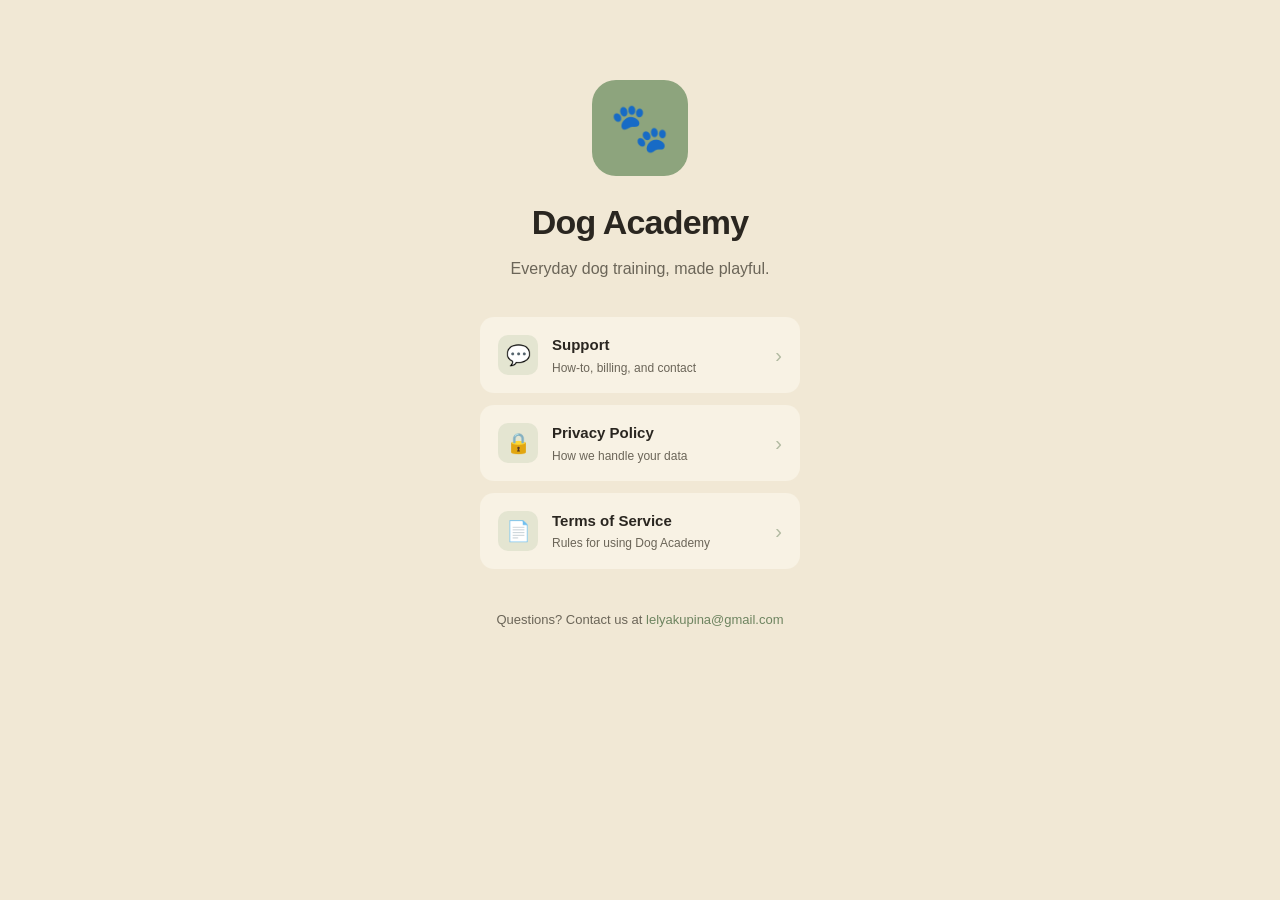
<file: docs/index.html>
<!DOCTYPE html>
<html lang="en">
<head>
    <meta charset="UTF-8">
    <meta name="viewport" content="width=device-width, initial-scale=1.0">
    <meta name="theme-color" content="#F1E8D5">
    <title>Dog Academy — Legal</title>
    <link rel="stylesheet" href="style.css">
</head>
<body>
    <div class="page landing">
        <div class="brand">🐾</div>
        <h1>Dog Academy</h1>
        <p class="tagline">Everyday dog training, made playful.</p>

        <div class="links">
            <a class="link-card" href="support.html">
                <div class="icon">💬</div>
                <div class="meta">
                    <p class="title">Support</p>
                    <p class="subtitle">How-to, billing, and contact</p>
                </div>
                <div class="chevron">›</div>
            </a>

            <a class="link-card" href="privacy.html">
                <div class="icon">🔒</div>
                <div class="meta">
                    <p class="title">Privacy Policy</p>
                    <p class="subtitle">How we handle your data</p>
                </div>
                <div class="chevron">›</div>
            </a>

            <a class="link-card" href="terms.html">
                <div class="icon">📄</div>
                <div class="meta">
                    <p class="title">Terms of Service</p>
                    <p class="subtitle">Rules for using Dog Academy</p>
                </div>
                <div class="chevron">›</div>
            </a>
        </div>

        <div class="footer" style="margin-top: 40px;">
            <div>Questions? Contact us at <a href="mailto:lelyakupina@gmail.com">lelyakupina@gmail.com</a></div>
        </div>
    </div>
</body>
</html>
</file>
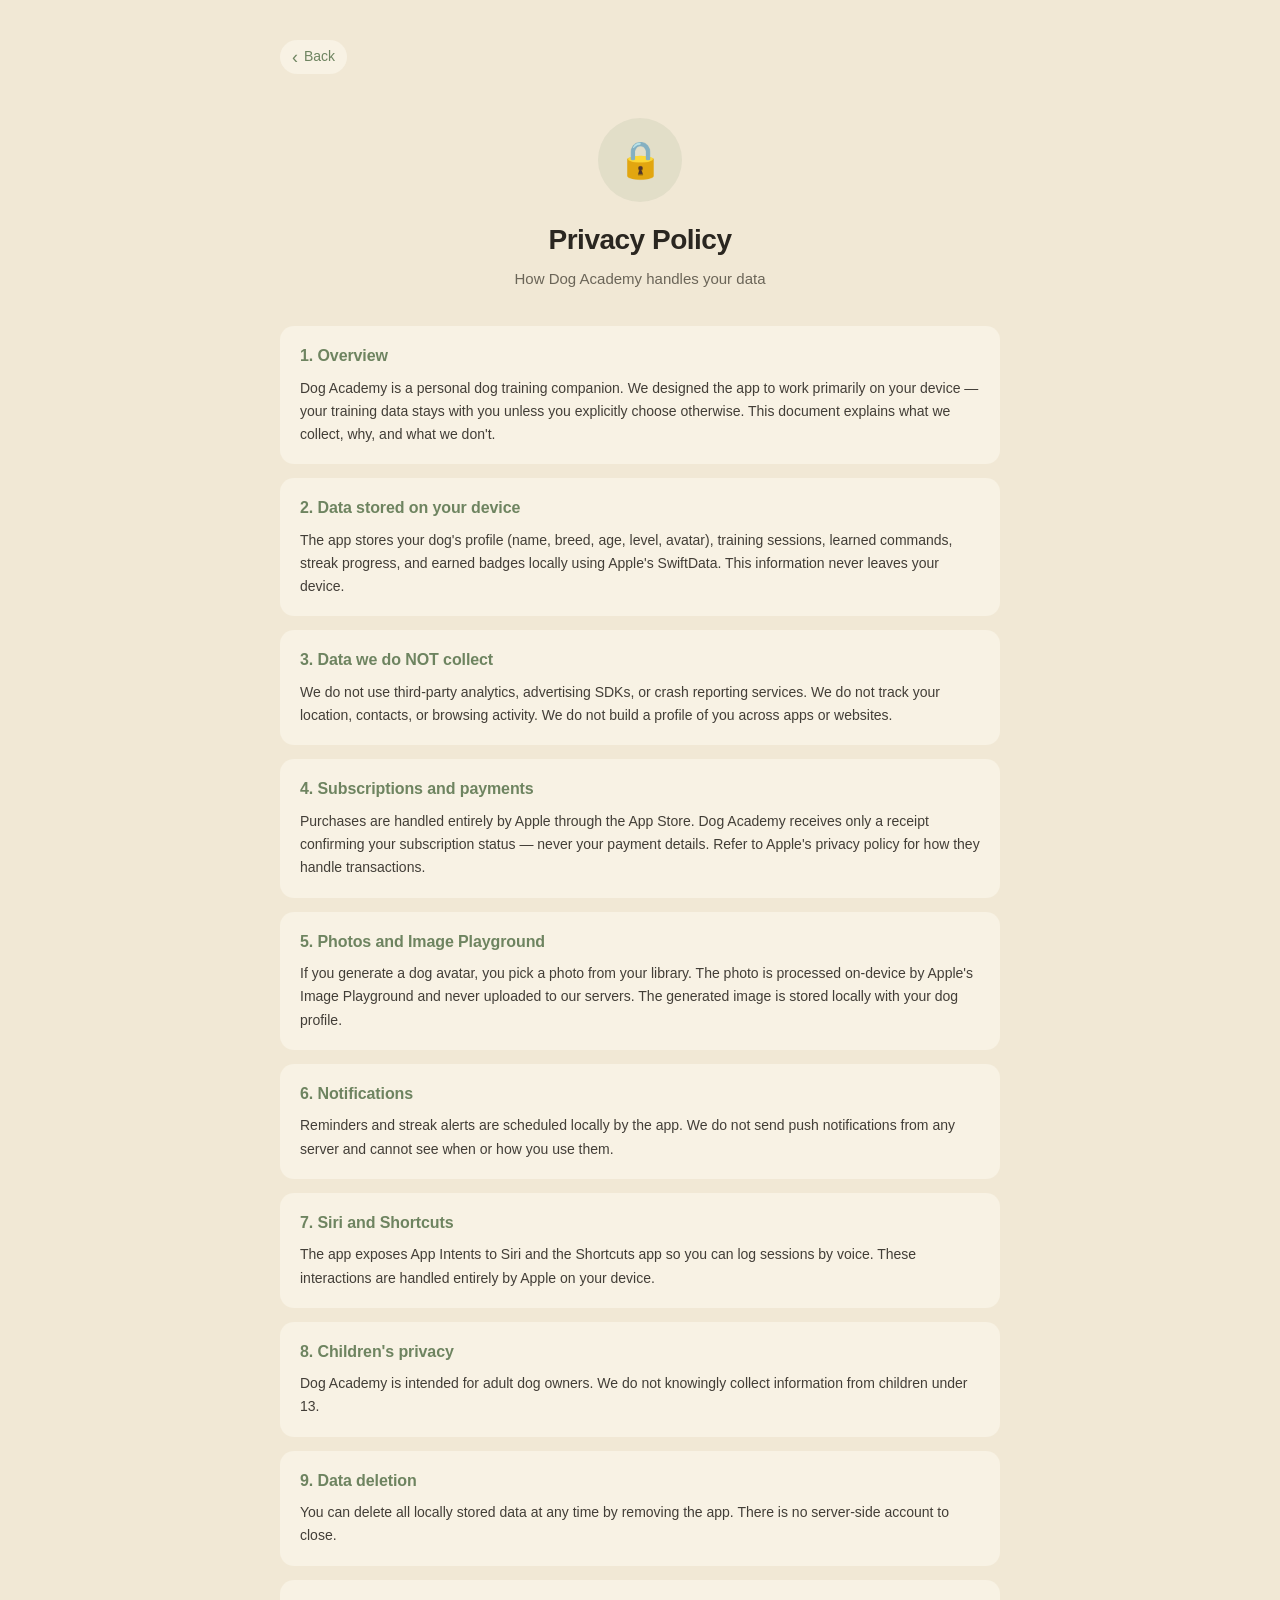
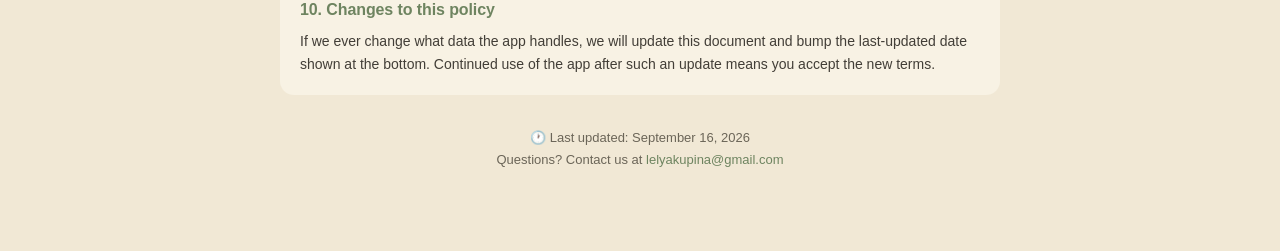
<file: docs/privacy.html>
<!DOCTYPE html>
<html lang="en">
<head>
    <meta charset="UTF-8">
    <meta name="viewport" content="width=device-width, initial-scale=1.0">
    <meta name="theme-color" content="#F1E8D5">
    <title>Privacy Policy — Dog Academy</title>
    <link rel="stylesheet" href="style.css">
</head>
<body>
    <div class="page">
        <a class="back-link" href="index.html">Back</a>

        <div class="hero privacy">
            <div class="icon">🔒</div>
            <h1>Privacy Policy</h1>
            <p class="subtitle">How Dog Academy handles your data</p>
        </div>

        <div class="sections">
            <div class="section">
                <h2>1. Overview</h2>
                <p>Dog Academy is a personal dog training companion. We designed the app to work primarily on your device — your training data stays with you unless you explicitly choose otherwise. This document explains what we collect, why, and what we don't.</p>
            </div>

            <div class="section">
                <h2>2. Data stored on your device</h2>
                <p>The app stores your dog's profile (name, breed, age, level, avatar), training sessions, learned commands, streak progress, and earned badges locally using Apple's SwiftData. This information never leaves your device.</p>
            </div>

            <div class="section">
                <h2>3. Data we do NOT collect</h2>
                <p>We do not use third-party analytics, advertising SDKs, or crash reporting services. We do not track your location, contacts, or browsing activity. We do not build a profile of you across apps or websites.</p>
            </div>

            <div class="section">
                <h2>4. Subscriptions and payments</h2>
                <p>Purchases are handled entirely by Apple through the App Store. Dog Academy receives only a receipt confirming your subscription status — never your payment details. Refer to Apple's privacy policy for how they handle transactions.</p>
            </div>

            <div class="section">
                <h2>5. Photos and Image Playground</h2>
                <p>If you generate a dog avatar, you pick a photo from your library. The photo is processed on-device by Apple's Image Playground and never uploaded to our servers. The generated image is stored locally with your dog profile.</p>
            </div>

            <div class="section">
                <h2>6. Notifications</h2>
                <p>Reminders and streak alerts are scheduled locally by the app. We do not send push notifications from any server and cannot see when or how you use them.</p>
            </div>

            <div class="section">
                <h2>7. Siri and Shortcuts</h2>
                <p>The app exposes App Intents to Siri and the Shortcuts app so you can log sessions by voice. These interactions are handled entirely by Apple on your device.</p>
            </div>

            <div class="section">
                <h2>8. Children's privacy</h2>
                <p>Dog Academy is intended for adult dog owners. We do not knowingly collect information from children under 13.</p>
            </div>

            <div class="section">
                <h2>9. Data deletion</h2>
                <p>You can delete all locally stored data at any time by removing the app. There is no server-side account to close.</p>
            </div>

            <div class="section">
                <h2>10. Changes to this policy</h2>
                <p>If we ever change what data the app handles, we will update this document and bump the last-updated date shown at the bottom. Continued use of the app after such an update means you accept the new terms.</p>
            </div>
        </div>

        <div class="footer">
            <div class="clock">🕐 Last updated: September 16, 2026</div>
            <div>Questions? Contact us at <a href="mailto:lelyakupina@gmail.com">lelyakupina@gmail.com</a></div>
        </div>
    </div>
</body>
</html>
</file>
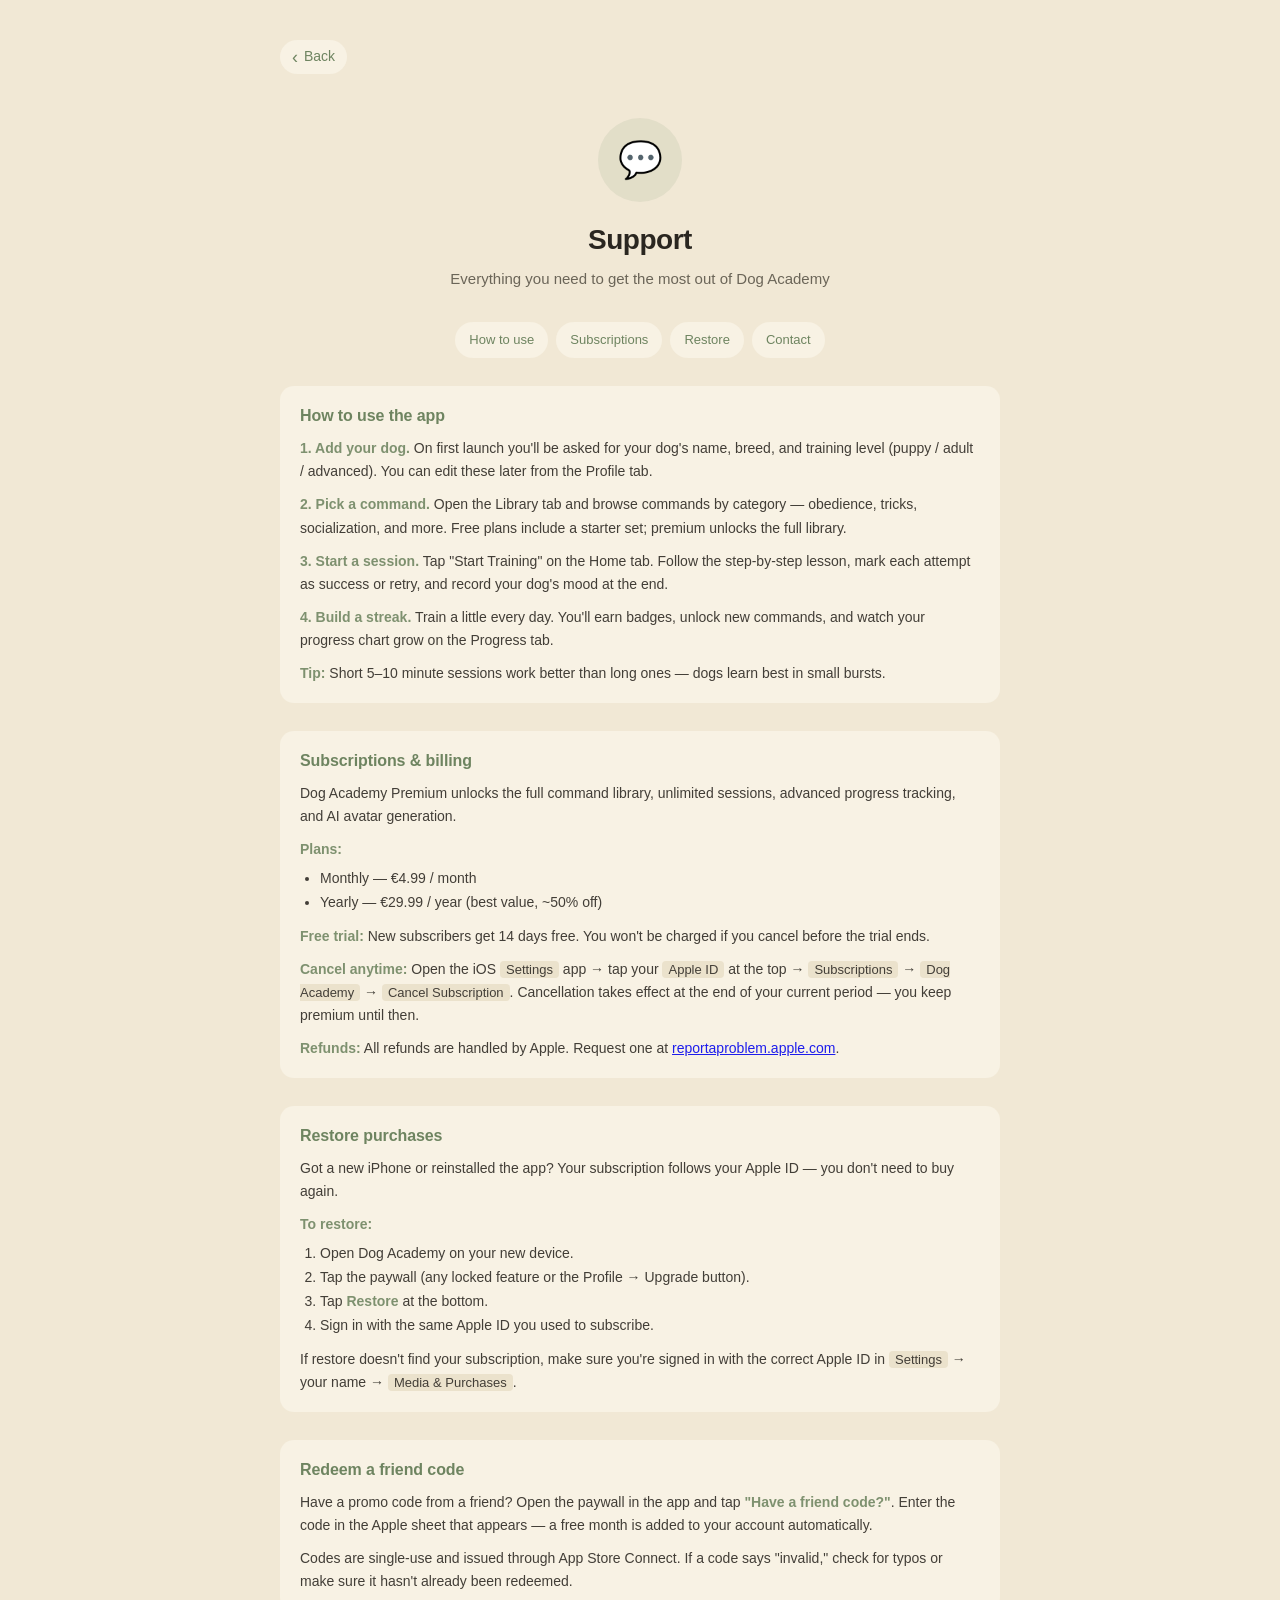
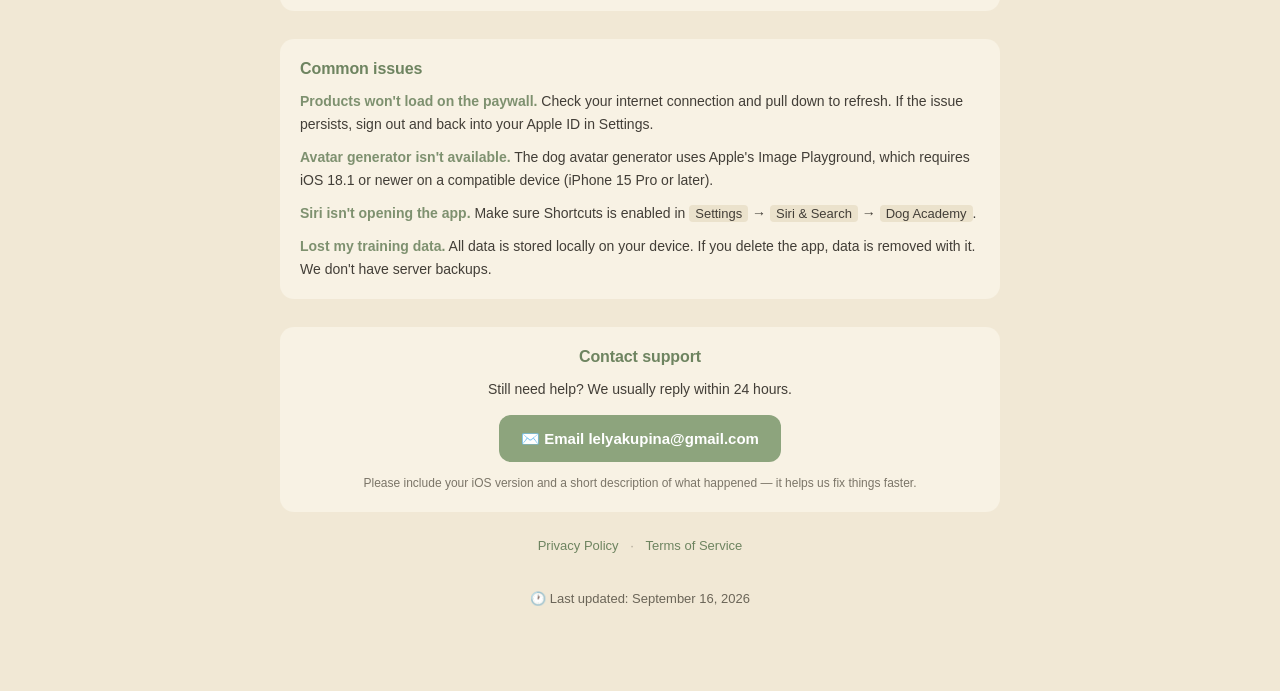
<file: docs/support.html>
<!DOCTYPE html>
<html lang="en">
<head>
    <meta charset="UTF-8">
    <meta name="viewport" content="width=device-width, initial-scale=1.0">
    <meta name="theme-color" content="#F1E8D5">
    <title>Support — Dog Academy</title>
    <link rel="stylesheet" href="style.css">
</head>
<body>
    <div class="page">
        <a class="back-link" href="index.html">Back</a>

        <div class="hero support">
            <div class="icon">💬</div>
            <h1>Support</h1>
            <p class="subtitle">Everything you need to get the most out of Dog Academy</p>
        </div>

        <!-- Quick nav -->
        <div class="quick-nav">
            <a class="nav-chip" href="#how-to-use">How to use</a>
            <a class="nav-chip" href="#subscriptions">Subscriptions</a>
            <a class="nav-chip" href="#restore">Restore</a>
            <a class="nav-chip" href="#contact">Contact</a>
        </div>

        <!-- How to use -->
        <div class="sections" id="how-to-use">
            <div class="section">
                <h2>How to use the app</h2>
                <p><strong>1. Add your dog.</strong> On first launch you'll be asked for your dog's name, breed, and training level (puppy / adult / advanced). You can edit these later from the Profile tab.</p>
                <p style="margin-top:10px;"><strong>2. Pick a command.</strong> Open the Library tab and browse commands by category — obedience, tricks, socialization, and more. Free plans include a starter set; premium unlocks the full library.</p>
                <p style="margin-top:10px;"><strong>3. Start a session.</strong> Tap "Start Training" on the Home tab. Follow the step-by-step lesson, mark each attempt as success or retry, and record your dog's mood at the end.</p>
                <p style="margin-top:10px;"><strong>4. Build a streak.</strong> Train a little every day. You'll earn badges, unlock new commands, and watch your progress chart grow on the Progress tab.</p>
                <p style="margin-top:10px;"><strong>Tip:</strong> Short 5–10 minute sessions work better than long ones — dogs learn best in small bursts.</p>
            </div>
        </div>

        <!-- Subscriptions -->
        <div class="sections" id="subscriptions">
            <div class="section">
                <h2>Subscriptions &amp; billing</h2>
                <p>Dog Academy Premium unlocks the full command library, unlimited sessions, advanced progress tracking, and AI avatar generation.</p>
                <p style="margin-top:10px;"><strong>Plans:</strong></p>
                <ul style="margin:6px 0 0; padding-left:20px; line-height:1.7;">
                    <li>Monthly — €4.99 / month</li>
                    <li>Yearly — €29.99 / year (best value, ~50% off)</li>
                </ul>
                <p style="margin-top:10px;"><strong>Free trial:</strong> New subscribers get 14 days free. You won't be charged if you cancel before the trial ends.</p>
                <p style="margin-top:10px;"><strong>Cancel anytime:</strong> Open the iOS <em>Settings</em> app → tap your <em>Apple ID</em> at the top → <em>Subscriptions</em> → <em>Dog Academy</em> → <em>Cancel Subscription</em>. Cancellation takes effect at the end of your current period — you keep premium until then.</p>
                <p style="margin-top:10px;"><strong>Refunds:</strong> All refunds are handled by Apple. Request one at <a href="https://reportaproblem.apple.com">reportaproblem.apple.com</a>.</p>
            </div>
        </div>

        <!-- Restore -->
        <div class="sections" id="restore">
            <div class="section">
                <h2>Restore purchases</h2>
                <p>Got a new iPhone or reinstalled the app? Your subscription follows your Apple ID — you don't need to buy again.</p>
                <p style="margin-top:10px;"><strong>To restore:</strong></p>
                <ol style="margin:6px 0 0; padding-left:20px; line-height:1.7;">
                    <li>Open Dog Academy on your new device.</li>
                    <li>Tap the paywall (any locked feature or the Profile → Upgrade button).</li>
                    <li>Tap <strong>Restore</strong> at the bottom.</li>
                    <li>Sign in with the same Apple ID you used to subscribe.</li>
                </ol>
                <p style="margin-top:10px;">If restore doesn't find your subscription, make sure you're signed in with the correct Apple ID in <em>Settings</em> → your name → <em>Media &amp; Purchases</em>.</p>
            </div>
        </div>

        <!-- Redeem code -->
        <div class="sections">
            <div class="section">
                <h2>Redeem a friend code</h2>
                <p>Have a promo code from a friend? Open the paywall in the app and tap <strong>"Have a friend code?"</strong>. Enter the code in the Apple sheet that appears — a free month is added to your account automatically.</p>
                <p style="margin-top:10px;">Codes are single-use and issued through App Store Connect. If a code says "invalid," check for typos or make sure it hasn't already been redeemed.</p>
            </div>
        </div>

        <!-- Troubleshooting -->
        <div class="sections">
            <div class="section">
                <h2>Common issues</h2>
                <p><strong>Products won't load on the paywall.</strong> Check your internet connection and pull down to refresh. If the issue persists, sign out and back into your Apple ID in Settings.</p>
                <p style="margin-top:10px;"><strong>Avatar generator isn't available.</strong> The dog avatar generator uses Apple's Image Playground, which requires iOS 18.1 or newer on a compatible device (iPhone 15 Pro or later).</p>
                <p style="margin-top:10px;"><strong>Siri isn't opening the app.</strong> Make sure Shortcuts is enabled in <em>Settings</em> → <em>Siri &amp; Search</em> → <em>Dog Academy</em>.</p>
                <p style="margin-top:10px;"><strong>Lost my training data.</strong> All data is stored locally on your device. If you delete the app, data is removed with it. We don't have server backups.</p>
            </div>
        </div>

        <!-- Contact -->
        <div class="sections" id="contact">
            <div class="section contact-card">
                <h2>Contact support</h2>
                <p>Still need help? We usually reply within 24 hours.</p>
                <a class="contact-btn" href="mailto:lelyakupina@gmail.com?subject=Dog%20Academy%20Support">
                    ✉️ Email lelyakupina@gmail.com
                </a>
                <p style="margin-top:12px; font-size:12px; color:var(--text-muted);">Please include your iOS version and a short description of what happened — it helps us fix things faster.</p>
            </div>
        </div>

        <!-- Legal links -->
        <div class="legal-row">
            <a href="privacy.html">Privacy Policy</a>
            <span>·</span>
            <a href="terms.html">Terms of Service</a>
        </div>

        <div class="footer">
            <div class="clock">🕐 Last updated: September 16, 2026</div>
        </div>
    </div>
</body>
</html>
</file>
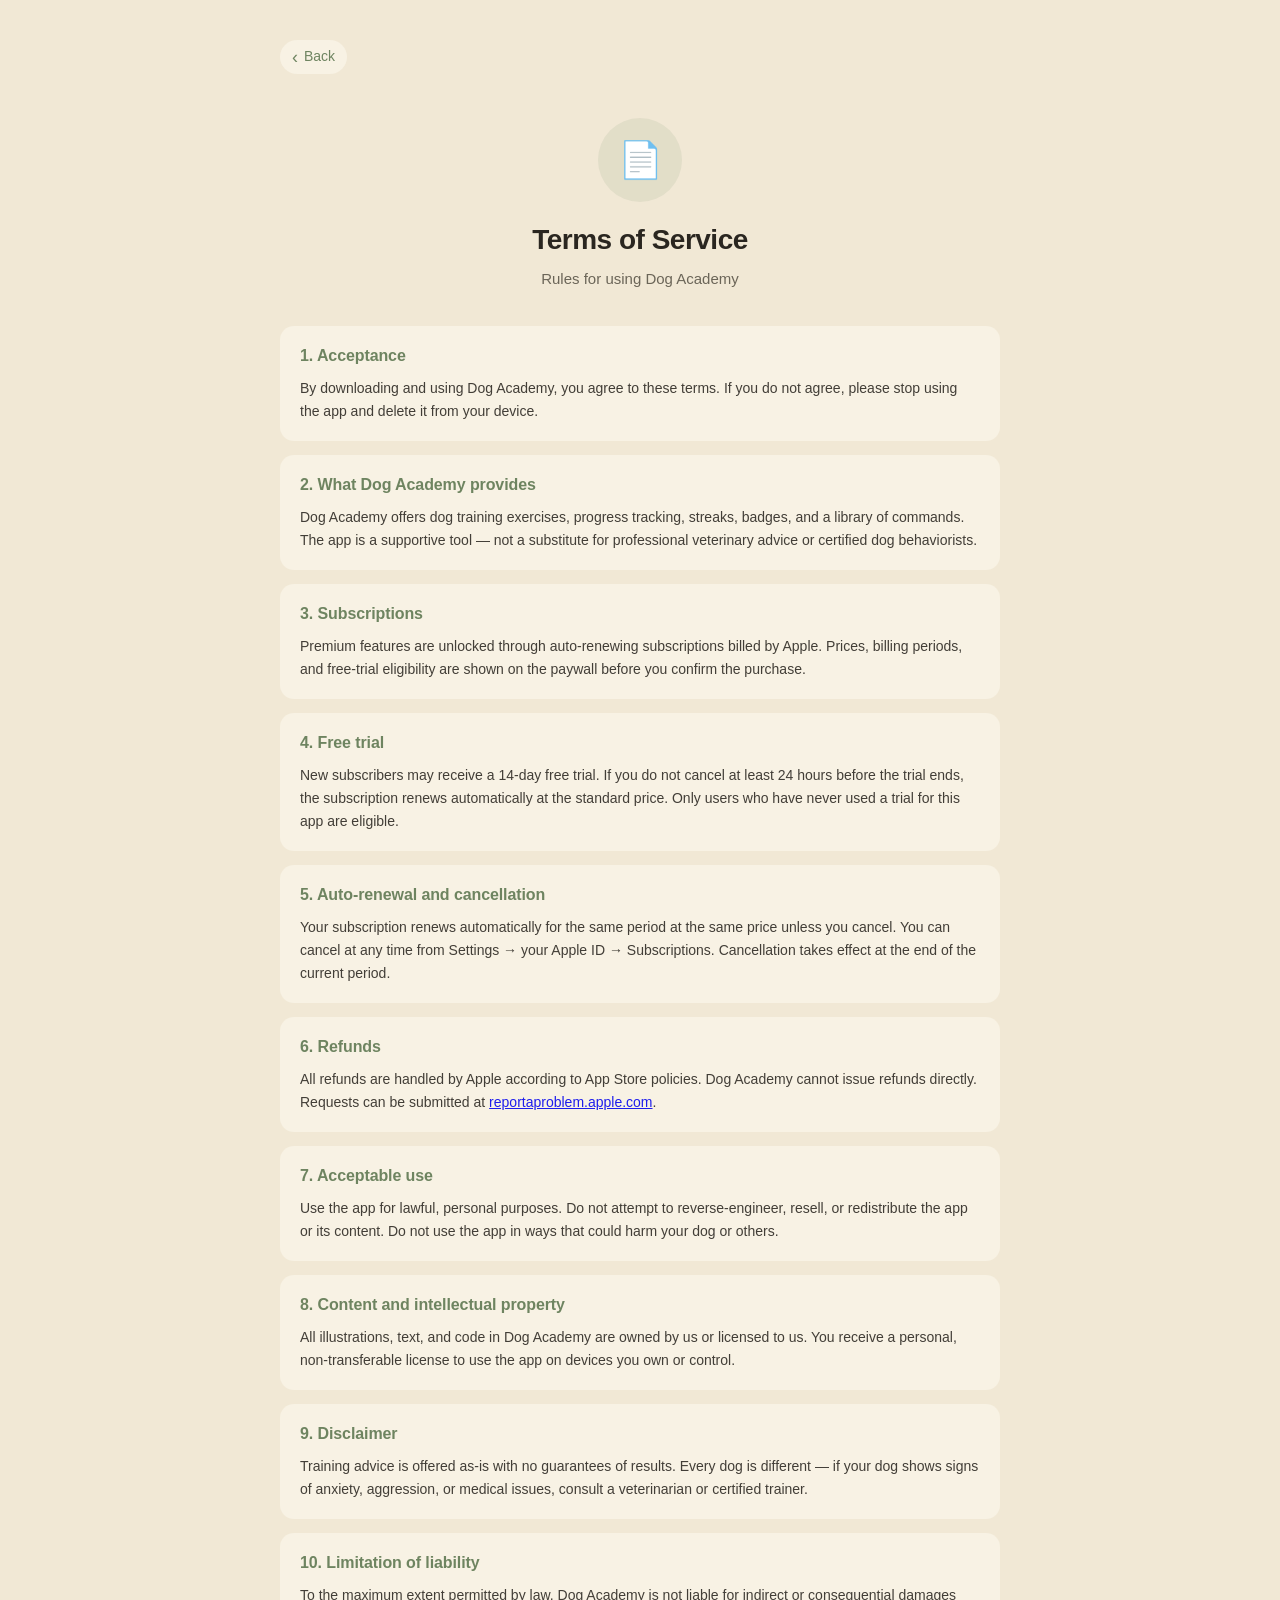
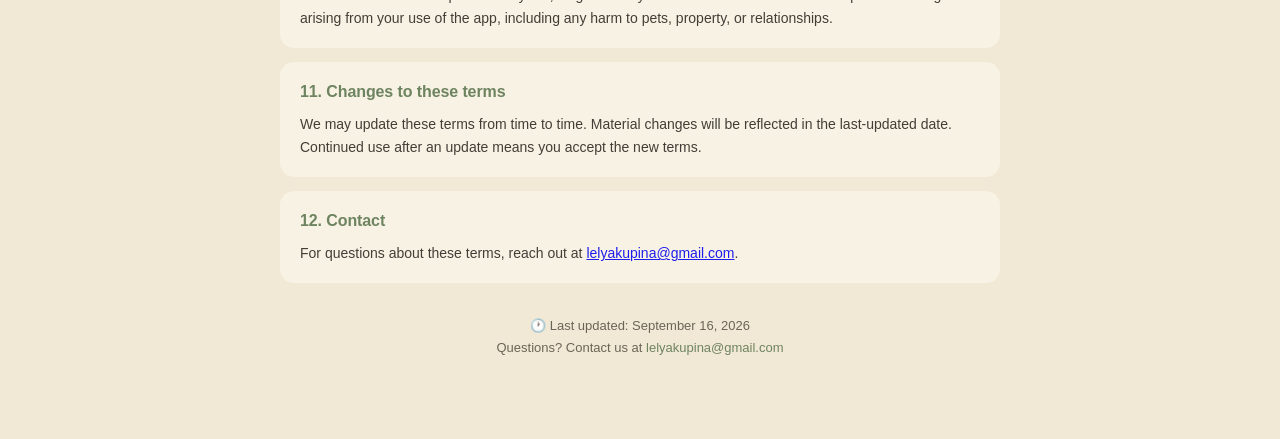
<file: docs/terms.html>
<!DOCTYPE html>
<html lang="en">
<head>
    <meta charset="UTF-8">
    <meta name="viewport" content="width=device-width, initial-scale=1.0">
    <meta name="theme-color" content="#F1E8D5">
    <title>Terms of Service — Dog Academy</title>
    <link rel="stylesheet" href="style.css">
</head>
<body>
    <div class="page">
        <a class="back-link" href="index.html">Back</a>

        <div class="hero terms">
            <div class="icon">📄</div>
            <h1>Terms of Service</h1>
            <p class="subtitle">Rules for using Dog Academy</p>
        </div>

        <div class="sections">
            <div class="section">
                <h2>1. Acceptance</h2>
                <p>By downloading and using Dog Academy, you agree to these terms. If you do not agree, please stop using the app and delete it from your device.</p>
            </div>

            <div class="section">
                <h2>2. What Dog Academy provides</h2>
                <p>Dog Academy offers dog training exercises, progress tracking, streaks, badges, and a library of commands. The app is a supportive tool — not a substitute for professional veterinary advice or certified dog behaviorists.</p>
            </div>

            <div class="section">
                <h2>3. Subscriptions</h2>
                <p>Premium features are unlocked through auto-renewing subscriptions billed by Apple. Prices, billing periods, and free-trial eligibility are shown on the paywall before you confirm the purchase.</p>
            </div>

            <div class="section">
                <h2>4. Free trial</h2>
                <p>New subscribers may receive a 14-day free trial. If you do not cancel at least 24 hours before the trial ends, the subscription renews automatically at the standard price. Only users who have never used a trial for this app are eligible.</p>
            </div>

            <div class="section">
                <h2>5. Auto-renewal and cancellation</h2>
                <p>Your subscription renews automatically for the same period at the same price unless you cancel. You can cancel at any time from Settings → your Apple ID → Subscriptions. Cancellation takes effect at the end of the current period.</p>
            </div>

            <div class="section">
                <h2>6. Refunds</h2>
                <p>All refunds are handled by Apple according to App Store policies. Dog Academy cannot issue refunds directly. Requests can be submitted at <a href="https://reportaproblem.apple.com">reportaproblem.apple.com</a>.</p>
            </div>

            <div class="section">
                <h2>7. Acceptable use</h2>
                <p>Use the app for lawful, personal purposes. Do not attempt to reverse-engineer, resell, or redistribute the app or its content. Do not use the app in ways that could harm your dog or others.</p>
            </div>

            <div class="section">
                <h2>8. Content and intellectual property</h2>
                <p>All illustrations, text, and code in Dog Academy are owned by us or licensed to us. You receive a personal, non-transferable license to use the app on devices you own or control.</p>
            </div>

            <div class="section">
                <h2>9. Disclaimer</h2>
                <p>Training advice is offered as-is with no guarantees of results. Every dog is different — if your dog shows signs of anxiety, aggression, or medical issues, consult a veterinarian or certified trainer.</p>
            </div>

            <div class="section">
                <h2>10. Limitation of liability</h2>
                <p>To the maximum extent permitted by law, Dog Academy is not liable for indirect or consequential damages arising from your use of the app, including any harm to pets, property, or relationships.</p>
            </div>

            <div class="section">
                <h2>11. Changes to these terms</h2>
                <p>We may update these terms from time to time. Material changes will be reflected in the last-updated date. Continued use after an update means you accept the new terms.</p>
            </div>

            <div class="section">
                <h2>12. Contact</h2>
                <p>For questions about these terms, reach out at <a href="mailto:lelyakupina@gmail.com">lelyakupina@gmail.com</a>.</p>
            </div>
        </div>

        <div class="footer">
            <div class="clock">🕐 Last updated: September 16, 2026</div>
            <div>Questions? Contact us at <a href="mailto:lelyakupina@gmail.com">lelyakupina@gmail.com</a></div>
        </div>
    </div>
</body>
</html>
</file>
<file: docs/style.css>
/* Dog Academy — shared legal pages stylesheet */

:root {
    --bg:            #F1E8D5;
    --card:          #F8F2E4;
    --nested:        #EAE0C9;
    --sage:          #8DA47D;
    --sage-dark:     #6E8460;
    --gold:          #E8B948;
    --flame:         #E89456;
    --coral:         #E89A8C;
    --text:          #2A2620;
    --text-muted:    #6B6558;
    --accent:        #8DA47D;
}

* {
    box-sizing: border-box;
}

html, body {
    margin: 0;
    padding: 0;
}

body {
    background: var(--bg);
    color: var(--text);
    font-family: -apple-system, BlinkMacSystemFont, "SF Pro Text", "Helvetica Neue", Helvetica, Arial, sans-serif;
    font-size: 16px;
    line-height: 1.55;
    -webkit-font-smoothing: antialiased;
    padding: 40px 20px 80px;
}

.page {
    max-width: 720px;
    margin: 0 auto;
}

.back-link {
    display: inline-flex;
    align-items: center;
    gap: 6px;
    color: var(--sage-dark);
    text-decoration: none;
    font-size: 14px;
    font-weight: 500;
    margin-bottom: 24px;
    padding: 6px 12px;
    background: var(--card);
    border-radius: 20px;
    transition: background 0.15s ease;
}

.back-link:hover {
    background: var(--nested);
}

.back-link::before {
    content: "‹";
    font-size: 18px;
    line-height: 1;
}

.hero {
    text-align: center;
    padding: 20px 0 8px;
}

.hero .icon {
    width: 84px;
    height: 84px;
    margin: 0 auto 16px;
    background: rgba(141, 164, 125, 0.15);
    border-radius: 50%;
    display: flex;
    align-items: center;
    justify-content: center;
    font-size: 36px;
}

.hero.privacy .icon { background: rgba(141, 164, 125, 0.15); }
.hero.terms .icon   { background: rgba(141, 164, 125, 0.15); }

.hero h1 {
    font-size: 28px;
    font-weight: 700;
    margin: 0 0 6px;
    color: var(--text);
    letter-spacing: -0.5px;
}

.hero .subtitle {
    font-size: 15px;
    color: var(--text-muted);
    margin: 0;
}

.sections {
    margin-top: 28px;
    display: flex;
    flex-direction: column;
    gap: 14px;
}

.section {
    background: var(--card);
    border-radius: 14px;
    padding: 18px 20px;
}

.section h2 {
    color: var(--sage-dark);
    font-size: 16px;
    font-weight: 600;
    margin: 0 0 8px;
    letter-spacing: -0.1px;
}

.section p {
    margin: 0;
    color: var(--text);
    opacity: 0.88;
    font-size: 14px;
    line-height: 1.65;
}

.footer {
    margin-top: 32px;
    text-align: center;
    color: var(--text-muted);
    font-size: 13px;
    line-height: 1.7;
}

.footer .clock {
    display: inline-flex;
    align-items: center;
    gap: 6px;
}

.footer a {
    color: var(--sage-dark);
    text-decoration: none;
}

.footer a:hover {
    text-decoration: underline;
}

/* Landing (index) */

.landing {
    text-align: center;
    padding-top: 40px;
}

.landing .brand {
    width: 96px;
    height: 96px;
    margin: 0 auto 20px;
    background: var(--sage);
    border-radius: 24px;
    display: flex;
    align-items: center;
    justify-content: center;
    font-size: 48px;
    color: white;
}

.landing h1 {
    font-size: 34px;
    font-weight: 700;
    margin: 0 0 8px;
    letter-spacing: -0.8px;
}

.landing .tagline {
    font-size: 16px;
    color: var(--text-muted);
    margin: 0 0 36px;
}

.links {
    display: flex;
    flex-direction: column;
    gap: 12px;
    max-width: 320px;
    margin: 0 auto;
}

.link-card {
    display: flex;
    align-items: center;
    gap: 14px;
    background: var(--card);
    border-radius: 14px;
    padding: 16px 18px;
    color: var(--text);
    text-decoration: none;
    transition: background 0.15s ease, transform 0.15s ease;
    text-align: left;
}

.link-card:hover {
    background: var(--nested);
    transform: translateY(-1px);
}

.link-card .icon {
    width: 40px;
    height: 40px;
    background: rgba(141, 164, 125, 0.18);
    border-radius: 10px;
    display: flex;
    align-items: center;
    justify-content: center;
    font-size: 20px;
    flex-shrink: 0;
}

.link-card .meta {
    flex: 1;
}

.link-card .title {
    font-size: 15px;
    font-weight: 600;
    margin: 0 0 2px;
}

.link-card .subtitle {
    font-size: 12px;
    color: var(--text-muted);
    margin: 0;
}

.link-card .chevron {
    color: var(--sage-dark);
    font-size: 20px;
    opacity: 0.5;
}

/* Support-page extras */

.quick-nav {
    display: flex;
    flex-wrap: wrap;
    gap: 8px;
    justify-content: center;
    margin-top: 24px;
    margin-bottom: 4px;
}

.nav-chip {
    display: inline-block;
    padding: 8px 14px;
    background: var(--card);
    color: var(--sage-dark);
    text-decoration: none;
    border-radius: 20px;
    font-size: 13px;
    font-weight: 500;
    transition: background 0.15s ease;
}

.nav-chip:hover {
    background: var(--nested);
}

.section ul, .section ol {
    color: var(--text);
    opacity: 0.88;
    font-size: 14px;
}

.section strong {
    color: var(--sage-dark);
    font-weight: 600;
}

.section em {
    font-style: normal;
    background: var(--nested);
    padding: 1px 6px;
    border-radius: 4px;
    font-size: 13px;
}

.contact-card {
    text-align: center;
}

.contact-btn {
    display: inline-block;
    margin-top: 14px;
    padding: 12px 22px;
    background: var(--sage);
    color: white;
    text-decoration: none;
    border-radius: 12px;
    font-size: 15px;
    font-weight: 600;
    transition: background 0.15s ease, transform 0.15s ease;
}

.contact-btn:hover {
    background: var(--sage-dark);
    transform: translateY(-1px);
}

.legal-row {
    margin-top: 24px;
    text-align: center;
    font-size: 13px;
    color: var(--text-muted);
}

.legal-row a {
    color: var(--sage-dark);
    text-decoration: none;
    padding: 0 8px;
}

.legal-row a:hover {
    text-decoration: underline;
}

.legal-row span {
    opacity: 0.5;
}

@media (max-width: 480px) {
    body { padding: 24px 16px 60px; }
    .hero h1 { font-size: 24px; }
    .landing h1 { font-size: 28px; }
    .section { padding: 16px 18px; }
    .nav-chip { padding: 7px 12px; font-size: 12px; }
}
</file>
